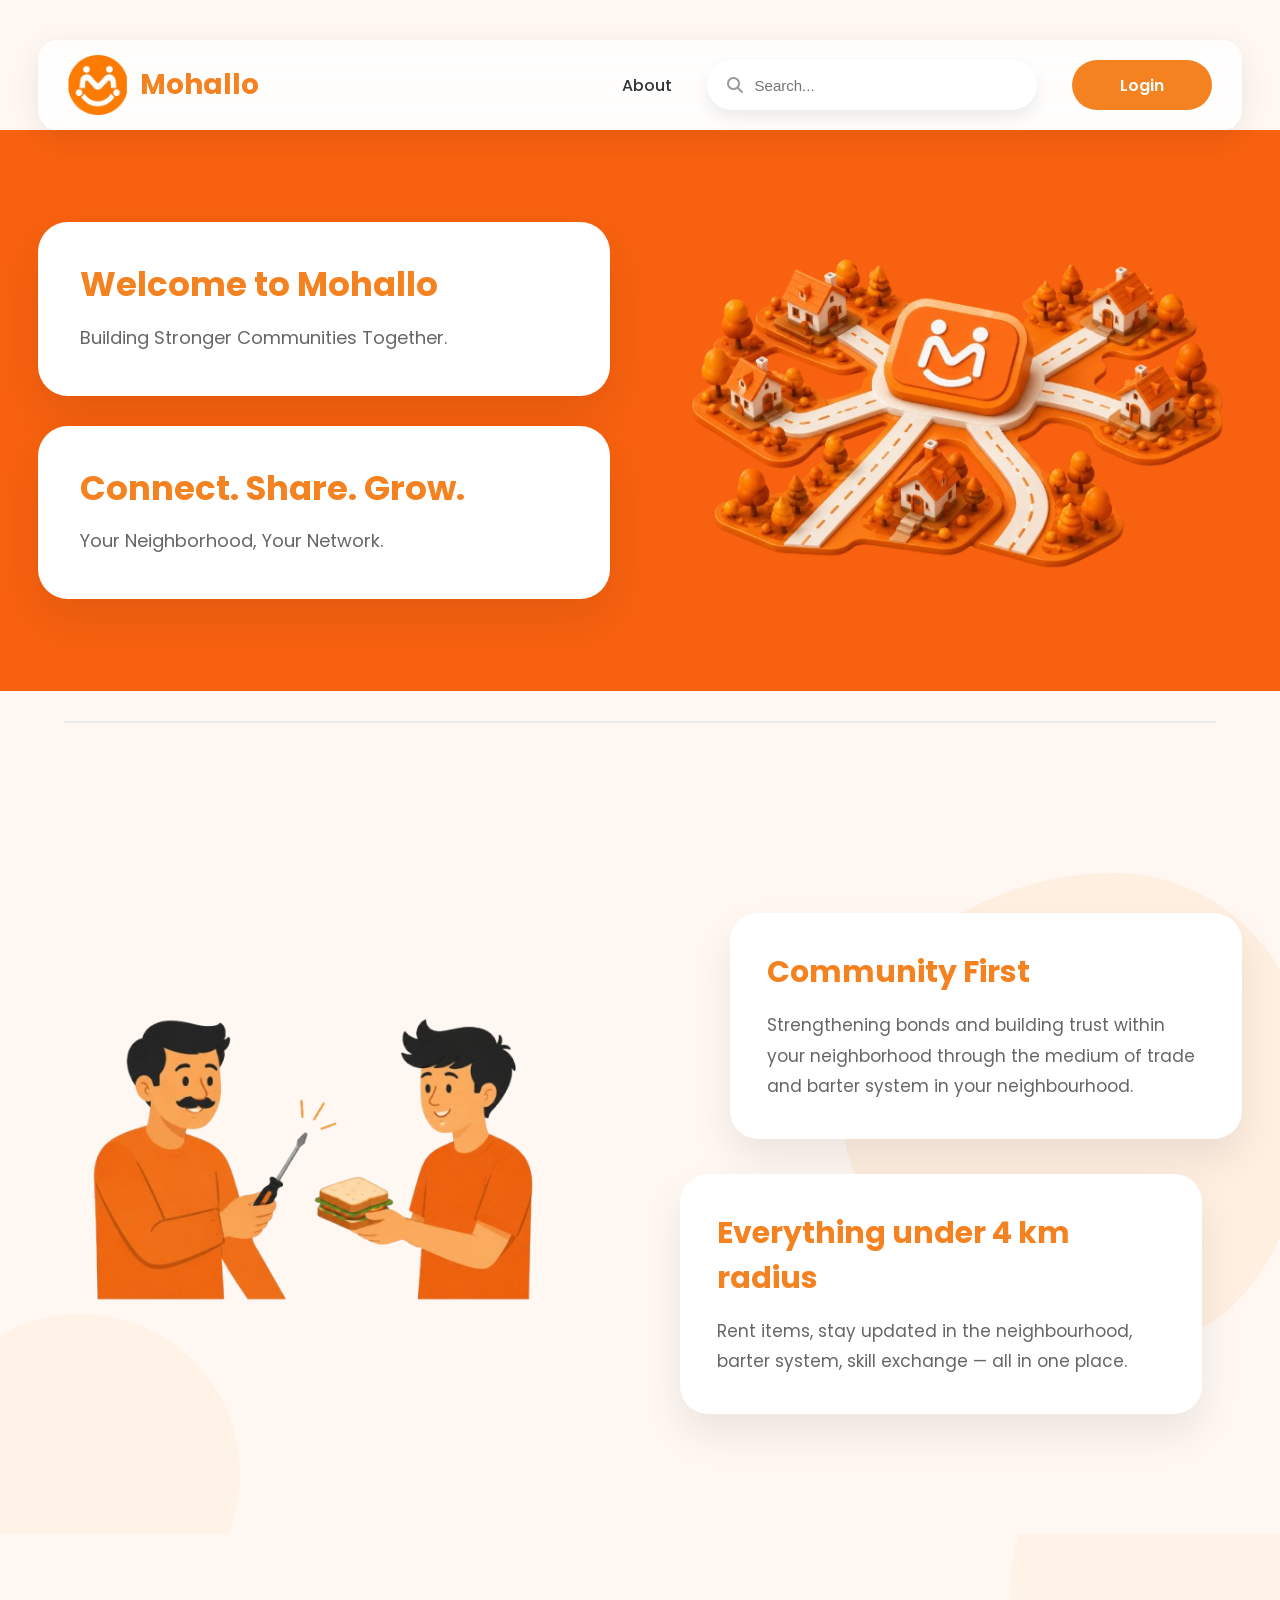
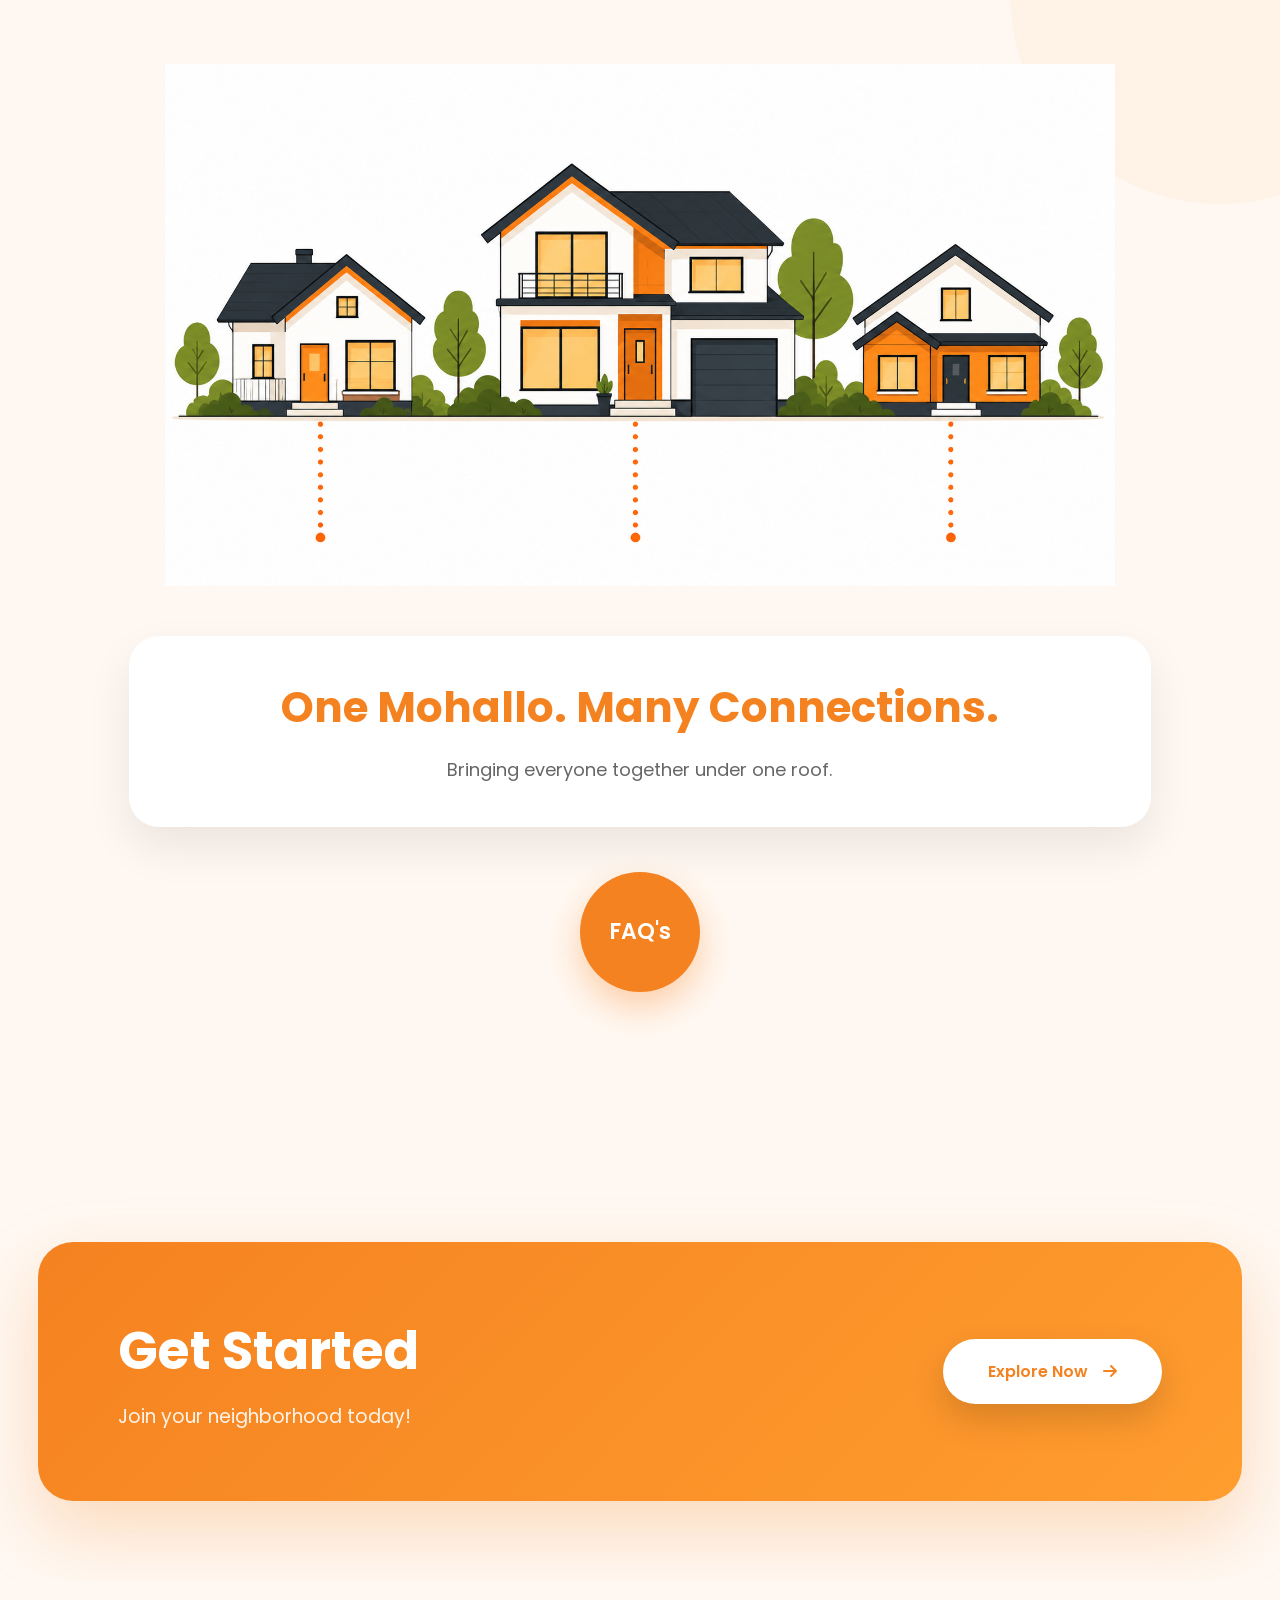
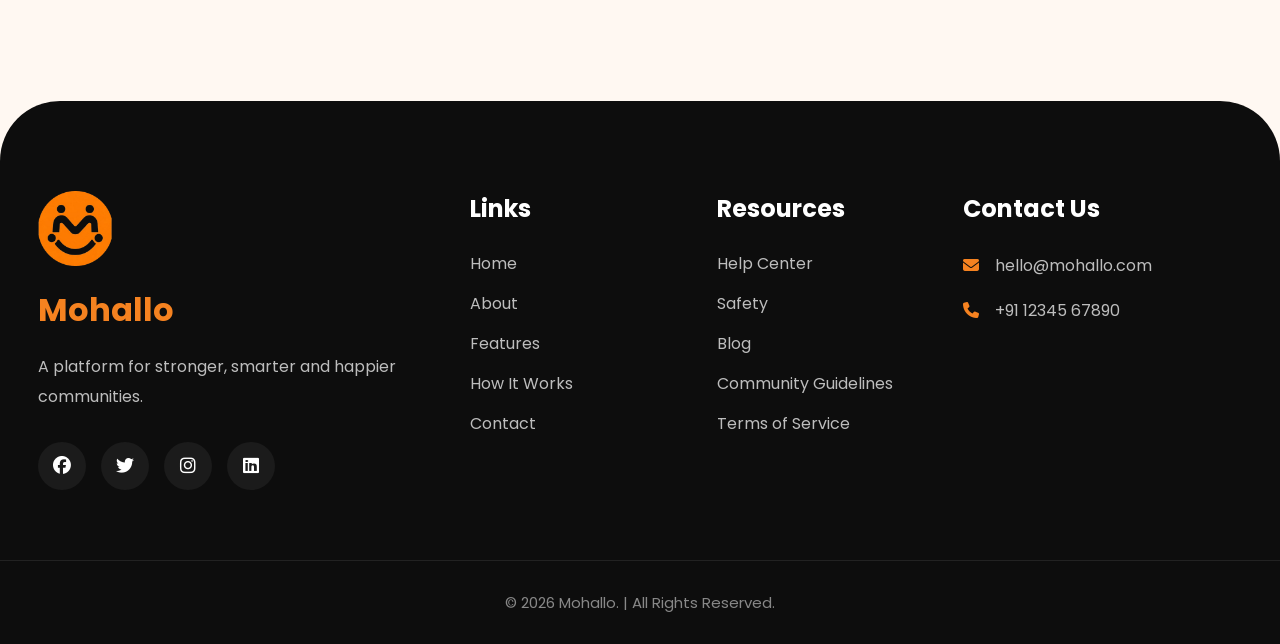
<file: index.html>
<!DOCTYPE html>
<html lang="en">

<head>
  <meta charset="UTF-8">
  <meta name="viewport" content="width=device-width, initial-scale=1.0">
  <title>Mohallo | Building Stronger Communities</title>
  <!-- Google Font -->
  <link rel="preconnect" href="https://fonts.googleapis.com">
  <link rel="preconnect" href="https://fonts.gstatic.com" crossorigin>
  <link href="https://fonts.googleapis.com/css2?family=Poppins:wght@300;400;500;600;700;800&display=swap"
    rel="stylesheet">
  <!-- Font Awesome -->
  <link rel="stylesheet" href="https://cdnjs.cloudflare.com/ajax/libs/font-awesome/6.6.0/css/all.min.css" />
  <!-- CSS -->
  <link rel="stylesheet" href="css/style.css">
  <link rel="stylesheet" href="css/responsive.css">
</head>
<body>

  <!-- ========================= -->
  <!-- NAVBAR -->
  <!-- ========================= -->

  <header>
    <nav class="navbar">
      <div class="logo">
        <img src="images/Logo.png" alt="Mohallo Logo">
        <h2>Mohallo</h2>
      </div>
      <div class="navsec">
      <div class="nav-links">
        <a href="#">About</a>
      </div>
      <div class="search-box">
        <i class="fa-solid fa-magnifying-glass"></i>
        <input type="text" placeholder="Search...">
      </div>
      <a href="login.html">
        <button class="login-btn">
        Login
      </button>
      </a>
      </div>
    </nav>
  </header>

  <!-- ========================= -->
  <!-- HERO SECTION -->
  <!-- ========================= -->

  <section class="hero">
    <div class="hero-container">
      <div class="hero-left">
        <div class="hero-card">
          <h1>
            Welcome to Mohallo
          </h1>
          <p>
            Building Stronger Communities Together.
          </p>
        </div>
        <div class="hero-card">
          <h1>
            Connect. Share. Grow.
          </h1>
          <p>
            Your Neighborhood,
            Your Network.
          </p>
        </div>
      </div>
      <div class="hero-right">
        <img src="images/hero-network.png" alt="Mohallo Community Network">
      </div>
    </div>
  </section>

  <!-- Divider -->

  <div class="section-divider"></div>

  <!-- ========================= -->
  <!-- COMMUNITY SECTION -->
  <!-- ========================= -->

  <section class="community">
    <div class="community-container">
      <div class="community-image">
        <img src="images/community-exchange.png" alt="Community Exchange">
      </div>
      <div class="community-content">
        <div class="info-card">
          <h2>
            Community First
          </h2>
          <p>
            Strengthening bonds and building trust within your neighborhood through the medium of trade and barter system in your neighbourhood.
          </p>
        </div>
        <div class="info-card">
          <h2>
            Everything under 4 km radius 
          </h2>
          <p>
            Rent items,
            stay updated in the neighbourhood,
            barter system,
            skill exchange —
            all in one place.
          </p>
        </div>
      </div>
    </div>
  </section>

  <!-- ========================= -->
  <!-- NETWORK SECTION -->
  <!-- ========================= -->

  <section class="network">
    <div class="network-container">
      <img src="images/network-houses.png" alt="Connected Houses">
      <div class="network-text">
        <h2>
          One Mohallo.
          Many Connections.
        </h2>
        <p>
          Bringing everyone together under one roof.
        </p>
      </div>
      <div class="faq-circle">
        FAQ's
      </div>
    </div>
  </section>

  <!-- ========================= -->
  <!-- CTA -->
  <!-- ========================= -->
  <section class="cta">
    <div class="cta-container">
      <div>
        <h1>
          Get Started
        </h1>
        <p>
          Join your neighborhood today!
        </p>
      </div>
      <a href="#" class="cta-btn">
        Explore Now
        <i class="fa-solid fa-arrow-right"></i>
      </a>
    </div>
  </section>

  <!-- ========================= -->
  <!-- FOOTER -->
  <!-- ========================= -->
  <footer>
    <div class="footer-container">
      <div class="footer-column">
        <img src="images/Logo.png" alt="Logo">
        <h2>
          Mohallo
        </h2>
        <p>
          A platform for stronger,
          smarter and happier
          communities.
        </p>
        <div class="socials">
          <i class="fab fa-facebook"></i>
          <i class="fab fa-twitter"></i>
          <i class="fab fa-instagram"></i>
          <i class="fab fa-linkedin"></i>
        </div>
      </div>

      <div class="footer-column">
        <h3>
          Links
        </h3>
        <a href="#">Home</a>
        <a href="#">About</a>
        <a href="#">Features</a>
        <a href="#">How It Works</a>
        <a href="#">Contact</a>
      </div>

      <div class="footer-column">
        <h3>
          Resources</h3>
        <a href="#">Help Center</a>
        <a href="#">Safety</a>
        <a href="#">Blog</a>
        <a href="#">Community Guidelines</a>
        <a href="#">Terms of Service</a>
      </div>
      <div class="footer-column">
        <h3>
          Contact Us
        </h3>
        <p>
          <i class="fa-solid fa-envelope"></i>
          hello@mohallo.com
        </p>
        <p>
          <i class="fa-solid fa-phone"></i>
          +91 12345 67890
        </p>
      </div>
    </div>
    <div class="copyright">
      © 2026 Mohallo.  | All Rights Reserved.
    </div>
  </footer>
  <script src="js/script.js"></script>
</body>
</html>
</file>
<file: css/style.css>
/* =========================================
   GOOGLE FONT
========================================= */

*{
    margin:0;
    padding:0;
    box-sizing:border-box;
}

html{
    scroll-behavior:smooth;
}

body{

    font-family:'Poppins',sans-serif;
    background:#FFF8F2;
    color:#222;
    overflow-x:hidden;

}

/* =========================================
      COLORS
========================================= */

:root{

    --primary:#F58220;
    --secondary:#ff9d2f;
    --light:#fff;
    --dark:#111;
    --gray:#666;
    --background:#FFF8F2;

}

/* =========================================
      CONTAINER
========================================= */

.hero-container,
.community-container,
.network-container,
.cta-container,
.footer-container,
.navbar{

    width:90%;
    max-width:1400px;
    margin:auto;

}

/* =========================================
      NAVBAR
========================================= */

header{

    position:sticky;
    top:0;
    z-index:999;

}

.navbar{
    height:90px;
    display:flex;
    align-items:center;
    justify-content:space-between;
    background:rgba(255,255,255,.85);
    backdrop-filter:blur(16px);
    border-radius:20px;
    margin-top:20px;
    padding:0 30px;
    box-shadow:
    0 8px 30px rgba(0,0,0,.08);
}

/* Logo */

.logo{
    display:flex;
    align-items:center;
    gap:12px;
}

.logo img{
    width:60px;
}

.logo h2{
    font-size:28px;
    color:var(--primary);
    font-weight:700;
}

/* Navigation */

.navsec{
    display:flex;
    align-items: center;
    gap:35px;
}

.nav-links{
    display:flex;
    gap:35px;
}

.nav-links a{
    text-decoration:none;
    color:#333;
    font-weight:500;
    transition:.3s;
}

.nav-links a:hover{
    color:var(--primary);
}

/* Search */

.search-box{
    width:330px;
    height:50px;
    background:white;
    border-radius:50px;
    display:flex;
    align-items:center;
    padding:0 20px;
    box-shadow:0 8px 18px rgba(0,0,0,.08);
}

.search-box i{
    color:#999;
}

.search-box input{
    width:100%;
    border:none;
    outline:none;
    background:none;
    margin-left:12px;
    font-size:15px;
}

/* Login */

.login-btn{
    width:140px;
    height:50px;
    border:none;
    border-radius:50px;
    background:var(--primary);
    color:white;
    cursor:pointer;
    font-size:16px;
    font-weight:600;
    transition:.35s;
}

.login-btn:hover{
    transform:translateY(-4px);
    background:#e96d00;
    box-shadow:
    0 15px 30px rgba(245,130,32,.35);
}

/* =========================================
         HERO
========================================= */

.hero{
    padding:90px 0;
    background-color: rgba(247, 97, 15);
}

.hero-container{
    display:flex;
    justify-content:space-between;
    align-items:center;
    gap:60px;
}

/* LEFT */

.hero-left{
    flex:1;
    display:flex;
    flex-direction:column;
    gap:30px;
}

/* Hero Cards */

.hero-card{
    background:white;
    padding:40px;
    border-radius:30px;
    box-shadow:
    0 20px 45px rgba(0,0,0,.08);
    transition:.4s;
    border:2px solid transparent;
}

.hero-card:hover{
    transform:translateY(-10px);
    border-color:var(--primary);
}

.hero-card h1{
    font-size:40px;
    color:var(--primary);
    margin-bottom:18px;
    line-height:1.2;
}

.hero-card p{
    color:#666;
    font-size:18px;
    line-height:1.7;
}

/* RIGHT */

.hero-right{
    flex:1;
    display:flex;
    justify-content:center;
    align-items:center;
}

.hero-right img{
    width:100%;
    max-width:700px;
    animation:float 5s ease-in-out infinite;
}

/* =========================================
      DIVIDER
========================================= */

.section-divider{
    width:90%;
    max-width:1400px;
    height:2px;
    background:#ececec;
    margin:30px auto 70px;
}

/* =========================================
      BUTTONS
========================================= */

button{
    font-family:'Poppins',sans-serif;
}

/* =========================================
      LINKS
========================================= */

a{
    text-decoration:none;
}

/* =========================================
      IMAGES
========================================= */

img{
    max-width:100%;
    display:block;
}

/* =========================================
      FLOAT ANIMATION
========================================= */

@keyframes float{

    0%{

        transform:translateY(0px);

    }

    50%{

        transform:translateY(-15px);

    }

    100%{

        transform:translateY(0px);

    }

}

/*=========================================
        COMMUNITY SECTION
=========================================*/

.community{
    padding:120px 0;
    position:relative;
}

.community-container{
    display:flex;
    align-items:center;
    justify-content:space-between;
    gap:80px;
}

/* Left Image */

.community-image{
    flex:1;
    display:flex;
    justify-content:center;
    align-items:center;
}

.community-image img{
    width:100%;
    max-width:550px;
    animation:float 6s ease-in-out infinite;
}

/* Right Side */

.community-content{
    flex:1;
    position:relative;
    display:flex;
    flex-direction:column;
    gap:35px;
    z-index:2;
}

/* Orange Blob */

.community-content::before{
    content:"";
    position:absolute;
    width:470px;
    height:470px;
    right:-70px;
    top:-40px;
    background:#F58220;
    border-radius:58% 42% 35% 65% /
                  50% 45% 55% 50%;
    opacity:.08;
    z-index:-1;
    animation:blob 10s ease-in-out infinite;
}

/* Information Cards */

.info-card{
    background:#fff;
    padding:35px;
    border-radius:28px;
    box-shadow:
    0 20px 40px rgba(0,0,0,.08);
    transition:.35s;
    border:2px solid transparent;
}

.info-card:hover{
    transform:translateY(-10px);
    border-color:#F58220;
    box-shadow:
    0 30px 60px rgba(245,130,32,.18);
}

.info-card h2{
    color:#F58220;
    font-size:30px;
    margin-bottom:15px;
}

.info-card p{
    color:#666;
    line-height:1.8;
    font-size:17px;
}

/* Floating */

.info-card:nth-child(1){
    margin-left:50px;
}

.info-card:nth-child(2){
    margin-right:40px;
}

/*=========================================
      NETWORK SECTION
=========================================*/

.network{
    padding:130px 0;
    position:relative;
}

.network-container{
    display:flex;
    flex-direction:column;
    align-items:center;
    justify-content:center;
    text-align:center;
}

.network-container img{
    width:100%;
    max-width:950px;
    margin-bottom:50px;
    animation:float 7s ease-in-out infinite;
}

.network-text{
    width:70%;
    background:#fff;
    padding:40px;
    border-radius:30px;
    box-shadow:
    0 20px 45px rgba(0,0,0,.08);
}

.network-text h2{
    font-size:42px;
    color:#F58220;
    margin-bottom:15px;
}

.network-text p{
    font-size:18px;
    color:#666;
    line-height:1.8;
}

/* FAQ Circle */

.faq-circle{
    width:120px;
    height:120px;
    border-radius:50%;
    background:#F58220;
    color:#fff;
    display:flex;
    align-items:center;
    justify-content:center;
    font-size:22px;
    font-weight:600;
    margin-top:45px;
    cursor:pointer;
    transition:.35s;
    box-shadow:
    0 15px 35px rgba(245,130,32,.35);
}

.faq-circle:hover{
    transform:scale(1.08);
}

/*=========================================
          BLOB ANIMATION
=========================================*/

@keyframes blob{

    0%{

        border-radius:58% 42% 35% 65% /
                      50% 45% 55% 50%;

    }

    33%{

        border-radius:40% 60% 55% 45% /
                      45% 60% 40% 55%;

    }

    66%{

        border-radius:60% 40% 45% 55% /
                      60% 40% 60% 40%;

    }

    100%{

        border-radius:58% 42% 35% 65% /
                      50% 45% 55% 50%;

    }

}

/*=========================================
            CTA SECTION
=========================================*/

.cta{
    padding:120px 0 80px;
}

.cta-container{
    background:linear-gradient(135deg,#F58220,#ff9d2f);
    border-radius:35px;
    padding:70px 80px;
    display:flex;
    justify-content:space-between;
    align-items:center;
    box-shadow:0 30px 70px rgba(245,130,32,.25);
}

.cta-container h1{
    color:#fff;
    font-size:52px;
    margin-bottom:12px;
}

.cta-container p{
    color:#fff;
    font-size:19px;
    opacity:.9;
}

.cta-btn{
    display:flex;
    align-items:center;
    gap:15px;
    background:#fff;
    color:#F58220;
    padding:20px 45px;
    border-radius:60px;
    font-weight:600;
    transition:.35s;
    box-shadow:0 15px 35px rgba(0,0,0,.15);
}

.cta-btn:hover{
    transform:translateY(-8px);
    box-shadow:0 25px 45px rgba(0,0,0,.18);
}

.cta-btn i{
    transition:.35s;
}

.cta-btn:hover i{
    transform:translateX(6px);
}

/*=========================================
              FOOTER
=========================================*/

footer{
    margin-top:120px;
    background:#0d0d0d;
    color:#fff;
    border-radius:60px 60px 0 0;
    padding-top:90px;
    margin-bottom: 0;
}

.footer-container{
    display:grid;
    grid-template-columns:
    2fr
    1fr
    1fr
    1.5fr;
    gap:60px;
    padding-bottom:70px;

}

.footer-column img{
    width:75px;
    margin-bottom:20px;
}

.footer-column h2{
    color:#F58220;
    margin-bottom:18px;
    font-size:32px;
}

.footer-column h3{
    margin-bottom:25px;
    font-size:24px;
}

.footer-column p{
    color:#bdbdbd;
    line-height:1.9;
    margin-bottom:15px;
}

.footer-column a{
    display:block;
    color:#bdbdbd;
    margin-bottom:15px;
    transition:.3s;
}

.footer-column a:hover{
    color:#F58220;
    padding-left:8px;
}

/*=========================================
        SOCIAL ICONS
=========================================*/

.socials{
    display:flex;
    gap:15px;
    margin-top:30px;
}

.socials i{
    width:48px;
    height:48px;
    border-radius:50%;
    background:#1b1b1b;
    display:flex;
    justify-content:center;
    align-items:center;
    cursor:pointer;
    transition:.35s;
    font-size:18px;
}

.socials i:hover{
    background:#F58220;
    transform:translateY(-6px);
}

/*=========================================
      CONTACT ICONS
=========================================*/

.footer-column p i{
    color:#F58220;
    margin-right:12px;
}

/*=========================================
         COPYRIGHT
=========================================*/

.copyright{
    border-top:1px solid #222;
    padding:30px;
    text-align:center;
    color:#888;
    font-size:15px;
}

/*=========================================
        SECTION SPACING
=========================================*/

section{
    position:relative;
}

.hero,
.community,
.network,
.cta{
    overflow:hidden;
}

/*=========================================
        DECORATIVE CIRCLES
=========================================*/

.hero::before{
    content:"";
    position:absolute;
    width:550px;
    height:550px;
    background:rgba(245,130,32,.06);
    border-radius:50%;
    top:-220px;
    right:-180px;
    z-index:-1;
}

.community::after{
    content:"";
    position:absolute;
    width:320px;
    height:320px;
    background:rgba(245,130,32,.05);
    border-radius:50%;
    bottom:-100px;
    left:-80px;
    z-index:-1;
}

.network::before{
    content:"";
    position:absolute;
    width:420px;
    height:420px;
    background:rgba(245,130,32,.05);
    border-radius:50%;
    top:-150px;
    right:-150px;
    z-index:-1;
}

/* back to top  */

/* Back To Top */

.top-button{
    position:fixed;
    right:30px;
    bottom:30px;
    width:55px;
    height:55px;
    border-radius:50%;
    background:#F58220;
    color:#fff;
    display:flex;
    align-items:center;
    justify-content:center;
    cursor:pointer;
    font-size:24px;
    box-shadow:0 12px 30px rgba(0,0,0,.25);
    opacity:0;
    pointer-events:none;
    transition:.3s;
    z-index:9999;
}

.top-button.visible{
    opacity:1;
    pointer-events:auto;
}

a{
    color: #ffffff;
}
</file>
<file: css/responsive.css>
/*=========================================
      LARGE LAPTOPS (1400px)
=========================================*/

@media (max-width:1400px){

.hero-container,
.community-container,
.network-container,
.cta-container,
.footer-container,
.navbar{

    width:94%;

}

.hero-card h1{

    font-size:34px;

}

.network-text{

    width:85%;

}

}


/*=========================================
      LAPTOPS (1200px)
=========================================*/

@media (max-width:1200px){

.search-box{

    width:250px;

}

.hero-container,
.community-container{

    gap:40px;

}

.hero-card{

    padding:30px;

}

.cta-container{

    padding:60px;

}

.footer-container{

    grid-template-columns:repeat(2,1fr);

}

}


/*=========================================
      TABLETS (992px)
=========================================*/

@media (max-width:992px){

.navbar{

    flex-wrap:wrap;
    height:auto;
    padding:20px;
    gap:20px;

}

.search-box{

    width:100%;

}

.hero-container{

    flex-direction:column-reverse;
    text-align:center;

}

.community-container{

    flex-direction:column;

}

.hero-left,
.community-content{

    width:100%;

}

.hero-right img{

    max-width:550px;

}

.community-image img{

    max-width:450px;

}

.info-card:nth-child(1),
.info-card:nth-child(2){

    margin:0;

}

.network-text{

    width:95%;

}

.cta-container{

    flex-direction:column;
    text-align:center;
    gap:35px;

}

.footer-container{

    grid-template-columns:1fr 1fr;

}

}


/*=========================================
      MOBILE (768px)
=========================================*/

@media (max-width:768px){

.logo h2{

    font-size:22px;
}
.logo img{
    width:50px;
}
.nav-links{
    display:none;
}
.login-btn{
    width:120px;
    height:45px;
}
.hero{
    padding:60px 0;
}
.hero-card{
    padding:25px;
}
.hero-card h1{
    font-size:30px;
}
.hero-card p{
    font-size:16px;
}
.community{
    padding:80px 0;
}
.info-card{
    padding:28px;
}
.info-card h2{
    font-size:24px;
}
.network{
    padding:80px 0;
}
.network-text{
    padding:30px;
}
.network-text h2{
    font-size:32px;
}
.network-text p{
    font-size:16px;
}
.faq-circle{
    width:90px;
    height:90px;
    font-size:18px;
}
.cta{
    padding:80px 0;
}
.cta-container{
    padding:45px 30px;
}
.cta-container h1{
    font-size:38px;
}
.cta-btn{
    padding:18px 35px;
}
footer{
    border-radius:35px 35px 0 0;
}
.footer-container{
    grid-template-columns:1fr;
    text-align:center;
}
.socials{
    justify-content:center;
}
}


/*=========================================
      SMALL PHONES (480px)
=========================================*/

@media (max-width:480px){
.navbar{
    border-radius:15px;
}

.logo{
    width:100%;
    justify-content:center;
}
.search-box{
    height:45px;
}
.login-btn{
    width:100%;
}
.hero-card h1{
    font-size:26px;
}
.hero-card{
    border-radius:20px;
}
.hero-right img{
    max-width:100%;
}

.community-image img{
    max-width:100%;
}
.info-card{
    border-radius:20px;
}
.network-text{
    border-radius:20px;
}
.cta-container{
    border-radius:20px;
}
.cta-container h1{
    font-size:30px;
}
.cta-btn{
    width:100%;
    justify-content:center;
}
.footer-column h2{
    font-size:28px;
}
.footer-column h3{
    font-size:20px;
}
.footer-column{
    padding-bottom:20px;
}
}
</file>
